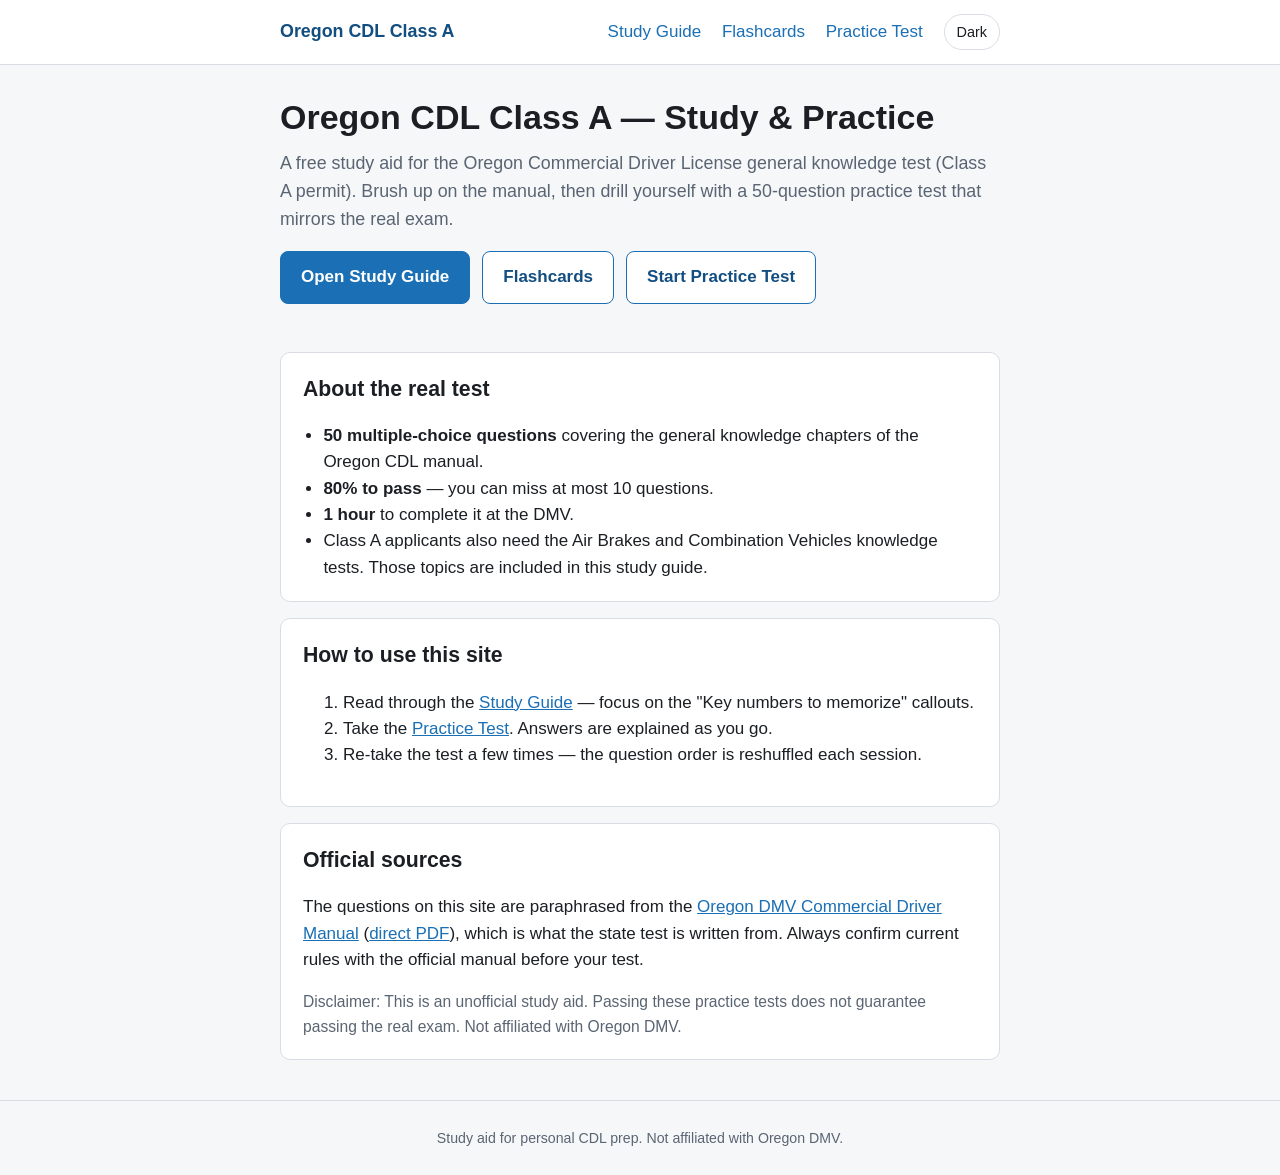
<file: index.html>
<!doctype html>
<html lang="en">
<head>
<meta charset="utf-8" />
<meta name="viewport" content="width=device-width, initial-scale=1" />
<title>Oregon CDL Class A — Study &amp; Practice</title>
<script>
  // Apply saved theme before first paint so there's no flash.
  (function () {
    try {
      var t = localStorage.getItem("cdl-theme");
      if (t === "light" || t === "dark") document.documentElement.setAttribute("data-theme", t);
    } catch (e) {}
  })();
</script>
<link rel="stylesheet" href="css/styles.css" />
</head>
<body>
<header class="site-header">
  <div class="container">
    <a class="brand" href="index.html">Oregon CDL Class A</a>
    <nav class="site-nav">
      <a href="study.html">Study Guide</a>
      <a href="flashcards.html">Flashcards</a>
      <a href="practice.html">Practice Test</a>
      <button type="button" class="theme-toggle" aria-label="Switch theme">Theme</button>
    </nav>
  </div>
</header>

<main class="container">
  <section class="hero">
    <h1>Oregon CDL Class A — Study &amp; Practice</h1>
    <p class="lede">
      A free study aid for the Oregon Commercial Driver License general knowledge
      test (Class A permit). Brush up on the manual, then drill yourself with a
      50-question practice test that mirrors the real exam.
    </p>

    <div class="cta-row">
      <a class="btn btn-primary" href="study.html">Open Study Guide</a>
      <a class="btn btn-secondary" href="flashcards.html">Flashcards</a>
      <a class="btn btn-secondary" href="practice.html">Start Practice Test</a>
    </div>
  </section>

  <section class="card">
    <h2>About the real test</h2>
    <ul class="plain-list">
      <li><strong>50 multiple-choice questions</strong> covering the general knowledge chapters of the Oregon CDL manual.</li>
      <li><strong>80% to pass</strong> — you can miss at most 10 questions.</li>
      <li><strong>1 hour</strong> to complete it at the DMV.</li>
      <li>Class A applicants also need the Air Brakes and Combination Vehicles knowledge tests. Those topics are included in this study guide.</li>
    </ul>
  </section>

  <section class="card">
    <h2>How to use this site</h2>
    <ol>
      <li>Read through the <a href="study.html">Study Guide</a> — focus on the "Key numbers to memorize" callouts.</li>
      <li>Take the <a href="practice.html">Practice Test</a>. Answers are explained as you go.</li>
      <li>Re-take the test a few times — the question order is reshuffled each session.</li>
    </ol>
  </section>

  <section class="card">
    <h2>Official sources</h2>
    <p>
      The questions on this site are paraphrased from the
      <a href="https://www.oregon.gov/odot/dmv/pages/form/manuals.aspx" target="_blank" rel="noopener">Oregon DMV Commercial Driver Manual</a>
      (<a href="https://www.oregon.gov/odot/forms/dmv/36.pdf" target="_blank" rel="noopener">direct PDF</a>),
      which is what the state test is written from. Always confirm current rules
      with the official manual before your test.
    </p>
    <p class="disclaimer">
      Disclaimer: This is an unofficial study aid. Passing these practice tests
      does not guarantee passing the real exam. Not affiliated with Oregon DMV.
    </p>
  </section>
</main>

<footer class="site-footer">
  <div class="container">
    <small>Study aid for personal CDL prep. Not affiliated with Oregon DMV.</small>
  </div>
</footer>

<script src="js/theme.js" defer></script>
</body>
</html>
</file>
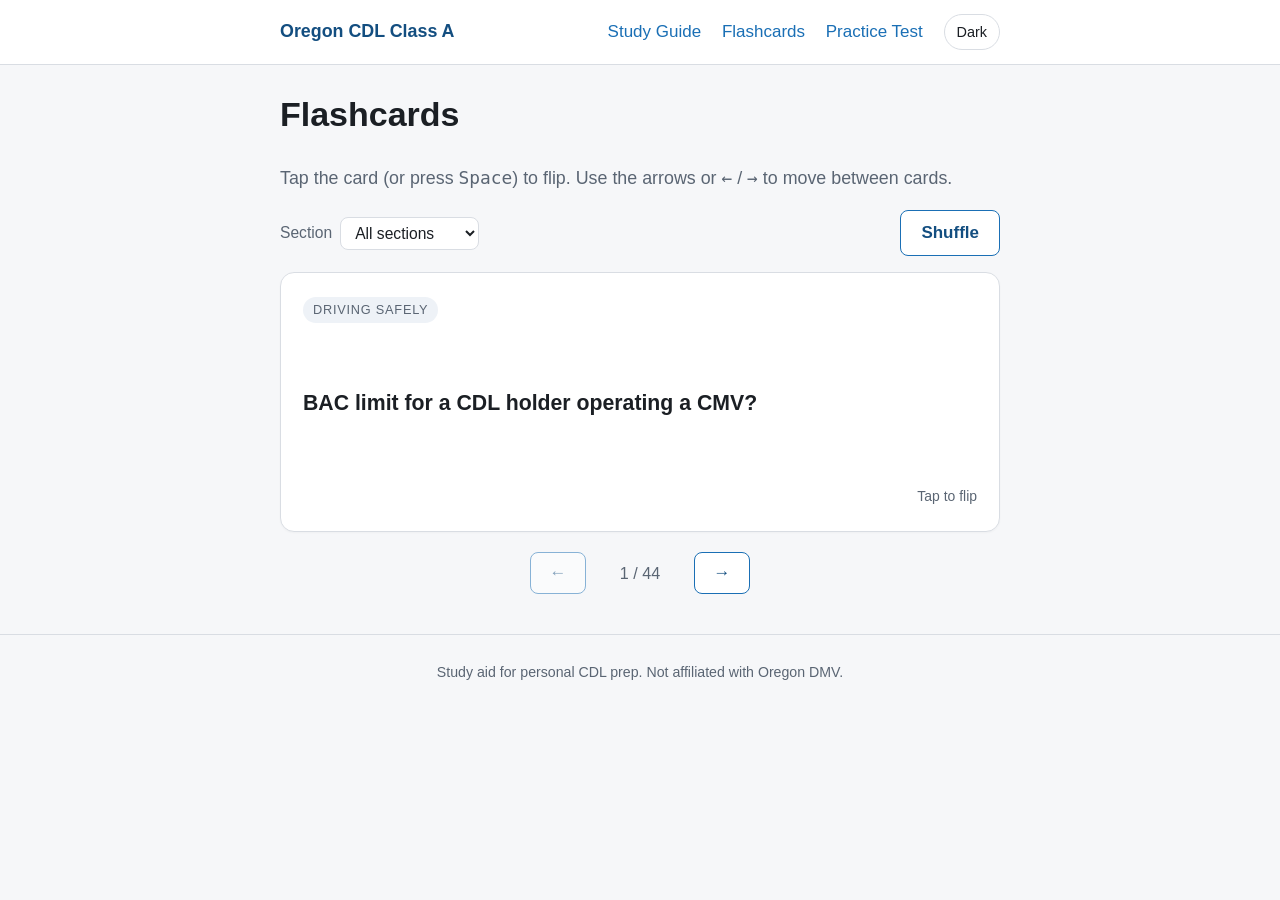
<file: flashcards.html>
<!doctype html>
<html lang="en">
<head>
<meta charset="utf-8" />
<meta name="viewport" content="width=device-width, initial-scale=1" />
<title>Flashcards — Oregon CDL Class A</title>
<script>
  (function () {
    try {
      var t = localStorage.getItem("cdl-theme");
      if (t === "light" || t === "dark") document.documentElement.setAttribute("data-theme", t);
    } catch (e) {}
  })();
</script>
<link rel="stylesheet" href="css/styles.css" />
</head>
<body>
<header class="site-header">
  <div class="container">
    <a class="brand" href="index.html">Oregon CDL Class A</a>
    <nav class="site-nav">
      <a href="study.html">Study Guide</a>
      <a href="flashcards.html">Flashcards</a>
      <a href="practice.html">Practice Test</a>
      <button type="button" class="theme-toggle" aria-label="Switch theme">Theme</button>
    </nav>
  </div>
</header>

<main class="container">
  <h1>Flashcards</h1>
  <p class="lede">
    Tap the card (or press <kbd>Space</kbd>) to flip. Use the arrows
    or <kbd>←</kbd> / <kbd>→</kbd> to move between cards.
  </p>

  <div class="flashcard-toolbar">
    <label class="filter-label">
      Section
      <select id="section-filter">
        <option value="">All sections</option>
      </select>
    </label>
    <button id="shuffle-btn" type="button" class="btn btn-secondary">Shuffle</button>
  </div>

  <div class="card-stage">
    <button id="flashcard" type="button" class="flashcard" aria-pressed="false">
      <div class="flashcard-inner">
        <div class="flashcard-face flashcard-front">
          <span class="card-section-tag" id="card-section">Section</span>
          <p class="card-text" id="card-front">Loading…</p>
          <span class="card-hint">Tap to flip</span>
        </div>
        <div class="flashcard-face flashcard-back">
          <span class="card-section-tag" id="card-section-back">Section</span>
          <p class="card-text" id="card-back">Loading…</p>
          <span class="card-hint">Tap to flip back</span>
        </div>
      </div>
    </button>
  </div>

  <div class="card-controls">
    <button id="prev-btn" type="button" class="btn btn-secondary" aria-label="Previous card">←</button>
    <span id="card-counter" class="card-counter">0 / 0</span>
    <button id="next-btn" type="button" class="btn btn-secondary" aria-label="Next card">→</button>
  </div>
</main>

<footer class="site-footer">
  <div class="container">
    <small>Study aid for personal CDL prep. Not affiliated with Oregon DMV.</small>
  </div>
</footer>

<script src="js/theme.js" defer></script>
<script src="js/flashcard-data.js"></script>
<script src="js/flashcards.js"></script>
</body>
</html>
</file>
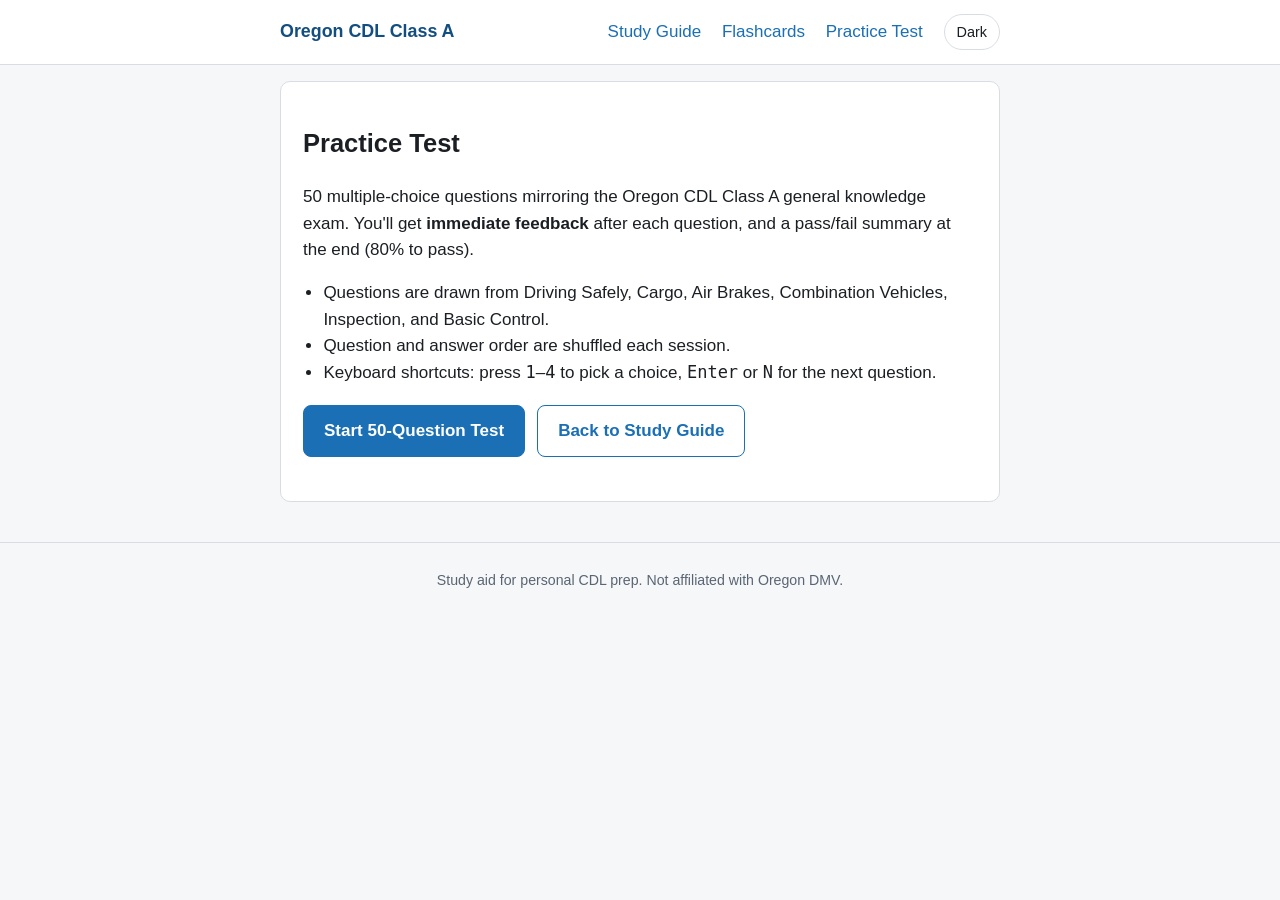
<file: practice.html>
<!doctype html>
<html lang="en">
<head>
<meta charset="utf-8" />
<meta name="viewport" content="width=device-width, initial-scale=1" />
<title>Practice Test — Oregon CDL Class A</title>
<script>
  (function () {
    try {
      var t = localStorage.getItem("cdl-theme");
      if (t === "light" || t === "dark") document.documentElement.setAttribute("data-theme", t);
    } catch (e) {}
  })();
</script>
<link rel="stylesheet" href="css/styles.css" />
</head>
<body>
<header class="site-header">
  <div class="container">
    <a class="brand" href="index.html">Oregon CDL Class A</a>
    <nav class="site-nav">
      <a href="study.html">Study Guide</a>
      <a href="flashcards.html">Flashcards</a>
      <a href="practice.html">Practice Test</a>
      <button type="button" class="theme-toggle" aria-label="Switch theme">Theme</button>
    </nav>
  </div>
</header>

<main class="container">
  <!-- Intro screen, shown before the test starts -->
  <section id="intro-screen" class="card">
    <h1>Practice Test</h1>
    <p>
      50 multiple-choice questions mirroring the Oregon CDL Class A general
      knowledge exam. You'll get <strong>immediate feedback</strong> after each
      question, and a pass/fail summary at the end (80% to pass).
    </p>
    <ul class="plain-list">
      <li>Questions are drawn from Driving Safely, Cargo, Air Brakes, Combination Vehicles, Inspection, and Basic Control.</li>
      <li>Question and answer order are shuffled each session.</li>
      <li>Keyboard shortcuts: press <kbd>1</kbd>–<kbd>4</kbd> to pick a choice, <kbd>Enter</kbd> or <kbd>N</kbd> for the next question.</li>
    </ul>
    <div class="cta-row">
      <button id="start-btn" class="btn btn-primary" type="button">Start 50-Question Test</button>
      <a class="btn btn-secondary" href="study.html">Back to Study Guide</a>
    </div>
  </section>

  <!-- In-test screen -->
  <section id="test-screen" class="hidden">
    <div class="test-header">
      <div class="progress-wrap">
        <div class="progress-label">
          <span id="progress-text">Question 1 of 50</span>
          <span id="score-text">0 / 0 correct</span>
        </div>
        <div class="progress-bar" aria-hidden="true">
          <div id="progress-fill" class="progress-fill"></div>
        </div>
      </div>
    </div>

    <article class="question-card" aria-live="polite">
      <span id="question-section" class="section-tag">Section</span>
      <h2 id="question-text" class="question-text">Loading…</h2>

      <ul id="choice-list" class="choice-list" role="list">
        <!-- Choice buttons rendered by practice.js -->
      </ul>

      <div id="feedback" class="feedback hidden"></div>

      <div class="test-actions">
        <button id="next-btn" class="btn btn-primary" type="button" disabled>Next</button>
      </div>
    </article>
  </section>

  <!-- Summary screen, shown at end -->
  <section id="summary-screen" class="hidden">
    <div class="card" style="text-align:center;">
      <h1>Results</h1>
      <p id="summary-score" class="summary-score">0 / 0</p>
      <p id="summary-percent" class="summary-sub">0% correct</p>
      <div id="summary-verdict" class="verdict">—</div>
      <p class="summary-sub" style="margin-top:18px;">
        Passing score on the real test is 80% (40 of 50).
      </p>
      <div class="cta-row" style="justify-content:center;">
        <button id="retake-btn" class="btn btn-primary" type="button">Retake Test</button>
        <a class="btn btn-secondary" href="study.html">Back to Study Guide</a>
      </div>
    </div>

    <div id="breakdown-wrap" class="card hidden">
      <h2>Score by Section</h2>
      <p class="summary-sub" style="margin-top:-6px;">Weakest sections first — start your review there.</p>
      <div id="breakdown-list"></div>
    </div>

    <div id="missed-wrap" class="card hidden">
      <h2>Review: Missed Questions</h2>
      <div id="missed-list"></div>
    </div>
  </section>
</main>

<footer class="site-footer">
  <div class="container">
    <small>Study aid for personal CDL prep. Not affiliated with Oregon DMV.</small>
  </div>
</footer>

<script src="js/theme.js" defer></script>
<script src="js/questions.js"></script>
<script src="js/practice.js"></script>
</body>
</html>
</file>
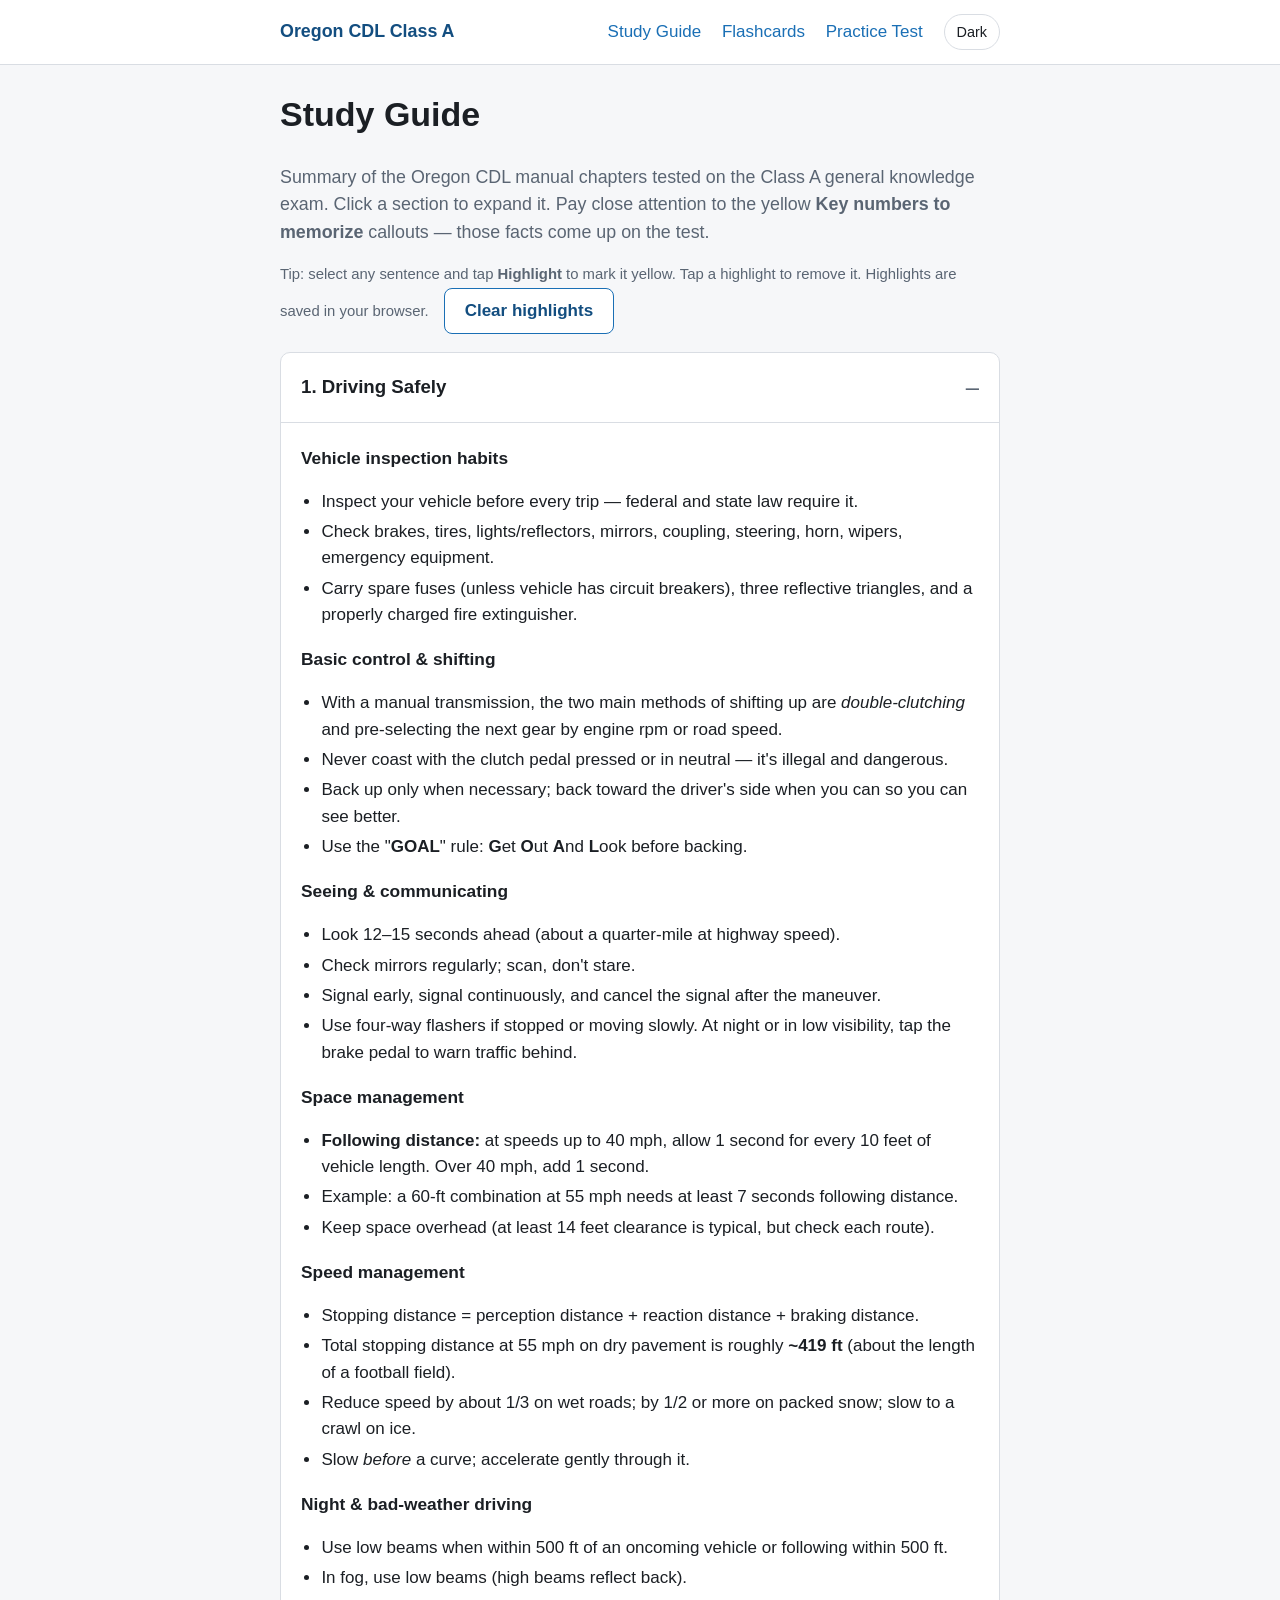
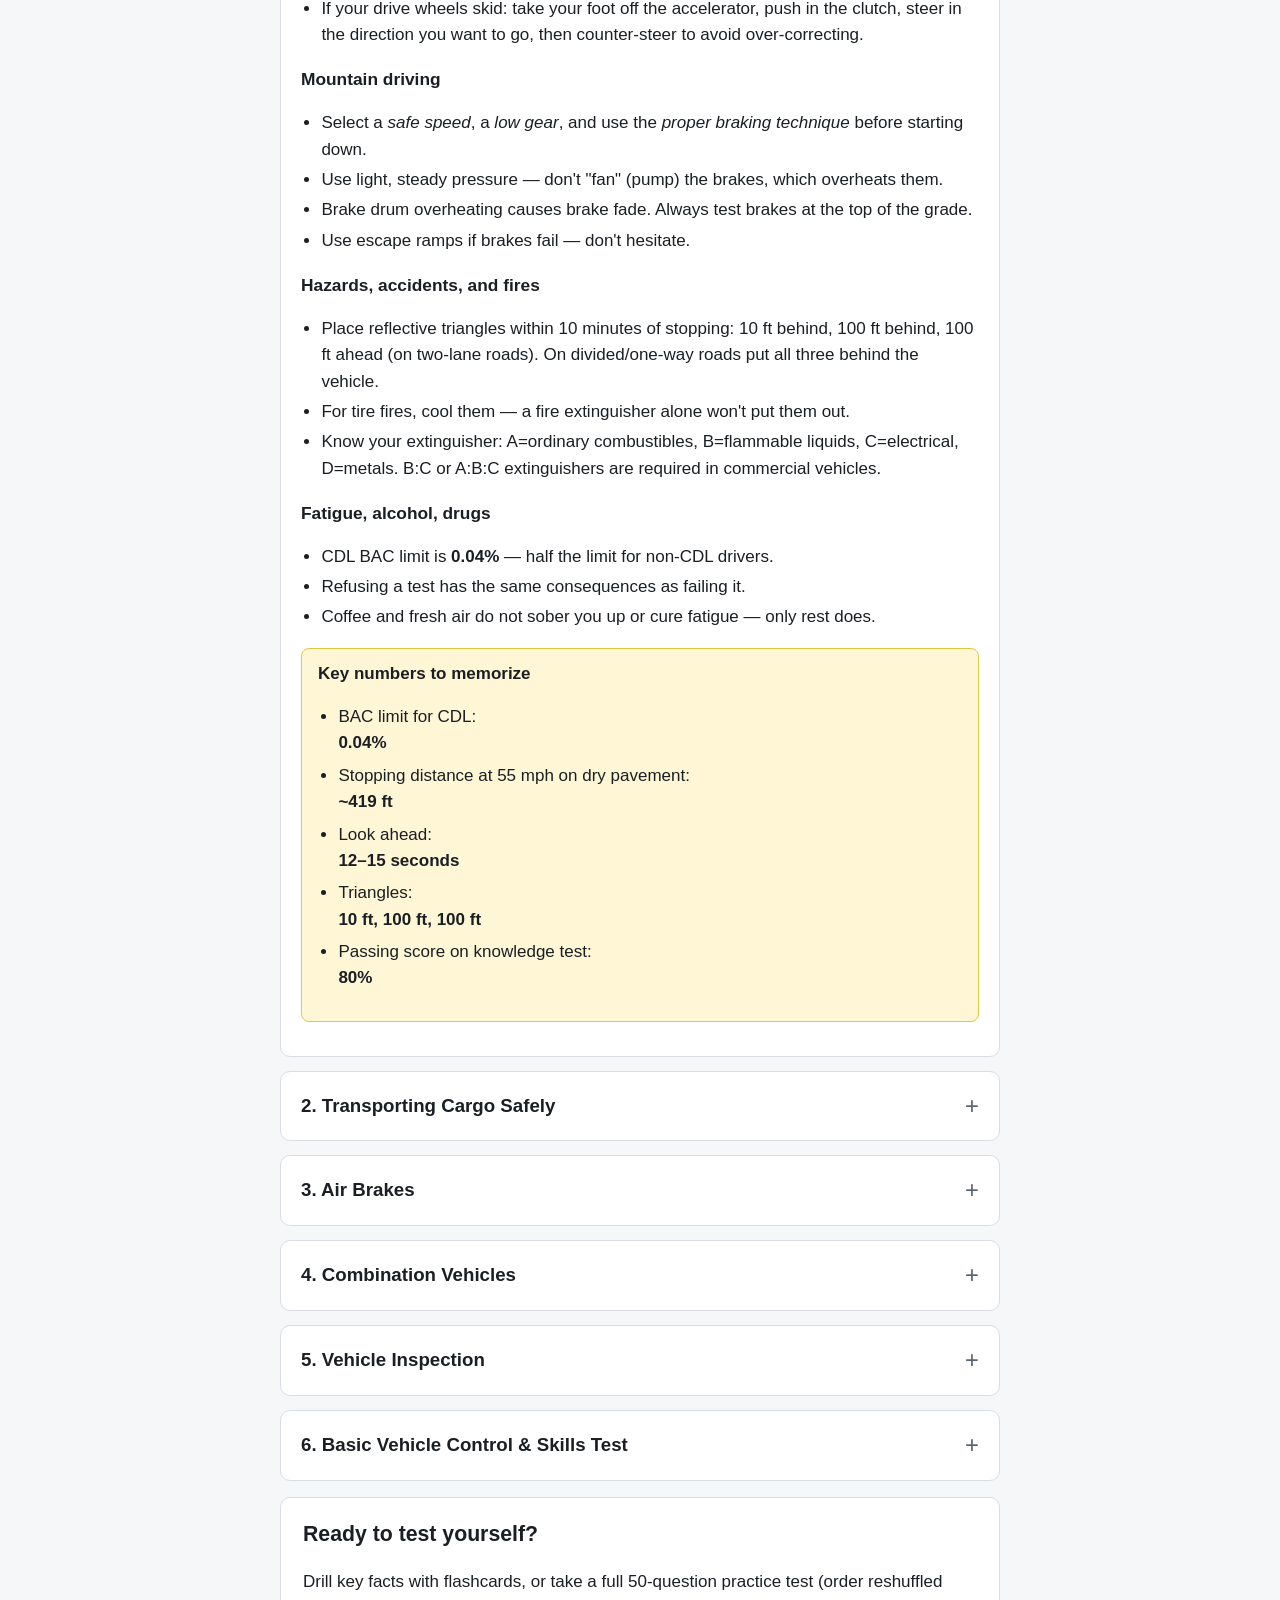
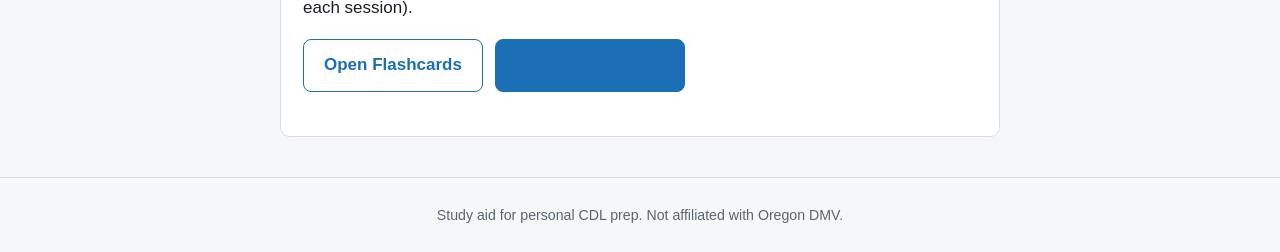
<file: study.html>
<!doctype html>
<html lang="en">
<head>
<meta charset="utf-8" />
<meta name="viewport" content="width=device-width, initial-scale=1" />
<title>Study Guide — Oregon CDL Class A</title>
<script>
  (function () {
    try {
      var t = localStorage.getItem("cdl-theme");
      if (t === "light" || t === "dark") document.documentElement.setAttribute("data-theme", t);
    } catch (e) {}
  })();
</script>
<link rel="stylesheet" href="css/styles.css" />
</head>
<body>
<header class="site-header">
  <div class="container">
    <a class="brand" href="index.html">Oregon CDL Class A</a>
    <nav class="site-nav">
      <a href="study.html">Study Guide</a>
      <a href="flashcards.html">Flashcards</a>
      <a href="practice.html">Practice Test</a>
      <button type="button" class="theme-toggle" aria-label="Switch theme">Theme</button>
    </nav>
  </div>
</header>

<main class="container">
  <h1>Study Guide</h1>
  <p class="lede">
    Summary of the Oregon CDL manual chapters tested on the Class A general
    knowledge exam. Click a section to expand it. Pay close attention to the
    yellow <strong>Key numbers to memorize</strong> callouts — those facts come up on the test.
  </p>
  <p class="lede" style="margin-top:-4px;">
    <small>Tip: select any sentence and tap <strong>Highlight</strong> to mark it yellow. Tap a highlight to remove it. Highlights are saved in your browser.</small>
    <button id="clear-highlights" type="button" class="btn btn-secondary" style="margin-left:10px;">Clear highlights</button>
  </p>

  <details class="study-section" id="sec-driving-safely" open>
    <summary>1. Driving Safely</summary>
    <div class="study-body">
      <h3>Vehicle inspection habits</h3>
      <ul>
        <li>Inspect your vehicle before every trip — federal and state law require it.</li>
        <li>Check brakes, tires, lights/reflectors, mirrors, coupling, steering, horn, wipers, emergency equipment.</li>
        <li>Carry spare fuses (unless vehicle has circuit breakers), three reflective triangles, and a properly charged fire extinguisher.</li>
      </ul>

      <h3>Basic control &amp; shifting</h3>
      <ul>
        <li>With a manual transmission, the two main methods of shifting up are <em>double-clutching</em> and pre-selecting the next gear by engine rpm or road speed.</li>
        <li>Never coast with the clutch pedal pressed or in neutral — it's illegal and dangerous.</li>
        <li>Back up only when necessary; back toward the driver's side when you can so you can see better.</li>
        <li>Use the "<strong>GOAL</strong>" rule: <strong>G</strong>et <strong>O</strong>ut <strong>A</strong>nd <strong>L</strong>ook before backing.</li>
      </ul>

      <h3>Seeing &amp; communicating</h3>
      <ul>
        <li>Look 12–15 seconds ahead (about a quarter-mile at highway speed).</li>
        <li>Check mirrors regularly; scan, don't stare.</li>
        <li>Signal early, signal continuously, and cancel the signal after the maneuver.</li>
        <li>Use four-way flashers if stopped or moving slowly. At night or in low visibility, tap the brake pedal to warn traffic behind.</li>
      </ul>

      <h3>Space management</h3>
      <ul>
        <li><strong>Following distance:</strong> at speeds up to 40 mph, allow 1 second for every 10 feet of vehicle length. Over 40 mph, add 1 second.</li>
        <li>Example: a 60-ft combination at 55 mph needs at least 7 seconds following distance.</li>
        <li>Keep space overhead (at least 14 feet clearance is typical, but check each route).</li>
      </ul>

      <h3>Speed management</h3>
      <ul>
        <li>Stopping distance = perception distance + reaction distance + braking distance.</li>
        <li>Total stopping distance at 55 mph on dry pavement is roughly <strong>~419 ft</strong> (about the length of a football field).</li>
        <li>Reduce speed by about 1/3 on wet roads; by 1/2 or more on packed snow; slow to a crawl on ice.</li>
        <li>Slow <em>before</em> a curve; accelerate gently through it.</li>
      </ul>

      <h3>Night &amp; bad-weather driving</h3>
      <ul>
        <li>Use low beams when within 500 ft of an oncoming vehicle or following within 500 ft.</li>
        <li>In fog, use low beams (high beams reflect back).</li>
        <li>If your drive wheels skid: take your foot off the accelerator, push in the clutch, steer in the direction you want to go, then counter-steer to avoid over-correcting.</li>
      </ul>

      <h3>Mountain driving</h3>
      <ul>
        <li>Select a <em>safe speed</em>, a <em>low gear</em>, and use the <em>proper braking technique</em> before starting down.</li>
        <li>Use light, steady pressure — don't "fan" (pump) the brakes, which overheats them.</li>
        <li>Brake drum overheating causes brake fade. Always test brakes at the top of the grade.</li>
        <li>Use escape ramps if brakes fail — don't hesitate.</li>
      </ul>

      <h3>Hazards, accidents, and fires</h3>
      <ul>
        <li>Place reflective triangles within 10 minutes of stopping: 10 ft behind, 100 ft behind, 100 ft ahead (on two-lane roads). On divided/one-way roads put all three behind the vehicle.</li>
        <li>For tire fires, cool them — a fire extinguisher alone won't put them out.</li>
        <li>Know your extinguisher: A=ordinary combustibles, B=flammable liquids, C=electrical, D=metals. B:C or A:B:C extinguishers are required in commercial vehicles.</li>
      </ul>

      <h3>Fatigue, alcohol, drugs</h3>
      <ul>
        <li>CDL BAC limit is <strong>0.04%</strong> — half the limit for non-CDL drivers.</li>
        <li>Refusing a test has the same consequences as failing it.</li>
        <li>Coffee and fresh air do not sober you up or cure fatigue — only rest does.</li>
      </ul>

      <div class="callout">
        <strong>Key numbers to memorize</strong>
        <ul>
          <li>BAC limit for CDL: <strong>0.04%</strong></li>
          <li>Stopping distance at 55 mph on dry pavement: <strong>~419 ft</strong></li>
          <li>Look ahead: <strong>12–15 seconds</strong></li>
          <li>Triangles: <strong>10 ft, 100 ft, 100 ft</strong></li>
          <li>Passing score on knowledge test: <strong>80%</strong></li>
        </ul>
      </div>
    </div>
  </details>

  <details class="study-section" id="sec-cargo">
    <summary>2. Transporting Cargo Safely</summary>
    <div class="study-body">
      <h3>Driver responsibilities</h3>
      <ul>
        <li>The driver is responsible for inspecting the cargo, recognizing overloads and poorly balanced weight, making sure it is properly secured, and checking it periodically.</li>
        <li>Inspect cargo within the first <strong>50 miles</strong>, then every <strong>150 miles or 3 hours</strong> (whichever comes first), and any time you change duty status.</li>
      </ul>

      <h3>Weight &amp; balance</h3>
      <ul>
        <li><strong>GVWR</strong> = Gross Vehicle Weight Rating (max total weight of the vehicle).</li>
        <li><strong>GAWR</strong> = Gross Axle Weight Rating (max weight per axle).</li>
        <li><strong>GCWR</strong> = Gross Combination Weight Rating (truck + trailer + load).</li>
        <li>Put heavy cargo low and centered to keep the center of gravity low — reduces rollover risk.</li>
        <li>Poor weight distribution causes steering problems, unstable handling, and shortens brake life.</li>
      </ul>

      <h3>Securing cargo</h3>
      <ul>
        <li>Use tiedowns rated for the cargo weight. Minimum of <strong>1 tiedown for every 10 ft of cargo</strong>, at least 2 total.</li>
        <li>Header boards ("headache racks") protect the driver from shifting cargo.</li>
        <li>Blocking and bracing prevent cargo from sliding.</li>
      </ul>

      <h3>Special cargo</h3>
      <ul>
        <li><strong>Sealed loads:</strong> you can't inspect them, but you are still responsible for not overloading.</li>
        <li><strong>Oversize loads:</strong> may need permits, escorts, and special route / time restrictions.</li>
        <li><strong>Hazardous materials:</strong> requires hazmat endorsement and proper placarding.</li>
        <li><strong>Livestock:</strong> shifts weight; take curves and turns slowly — use a false bulkhead for partial loads.</li>
        <li><strong>Liquid tankers:</strong> liquid surge affects handling; bulkheads/baffles help but smooth bore tanks are extra sensitive.</li>
      </ul>

      <div class="callout">
        <strong>Key numbers to memorize</strong>
        <ul>
          <li>Cargo re-inspection: <strong>within 50 miles</strong>, then every <strong>150 mi / 3 hrs</strong>.</li>
          <li>Tiedowns: minimum <strong>1 per 10 ft</strong> of cargo, at least <strong>2 total</strong>.</li>
        </ul>
      </div>
    </div>
  </details>

  <details class="study-section" id="sec-air-brakes">
    <summary>3. Air Brakes</summary>
    <div class="study-body">
      <h3>Parts of the system</h3>
      <ul>
        <li><strong>Compressor</strong> pumps air into the storage tanks.</li>
        <li><strong>Governor</strong> controls when the compressor pumps air (cut-in around 100 psi, cut-out around 125 psi).</li>
        <li><strong>Air storage tanks</strong> hold compressed air. Drain daily — water and oil collect there.</li>
        <li><strong>Foot valve</strong> (brake pedal) releases air from the tanks to apply the brakes.</li>
        <li><strong>Brake chambers, slack adjusters, S-cam brakes</strong> convert air pressure into mechanical braking force.</li>
        <li><strong>Supply pressure gauge</strong>, <strong>application pressure gauge</strong>, and the <strong>low air warning</strong> (activates before pressure drops below <strong>60 psi</strong>).</li>
      </ul>

      <h3>Dual air brake systems</h3>
      <ul>
        <li>Most heavy trucks have two separate air systems (one for each axle group). If one fails, the other still works.</li>
        <li>Before driving, let both systems build up to at least <strong>100 psi</strong>.</li>
      </ul>

      <h3>Spring / parking brakes</h3>
      <ul>
        <li>Spring brakes come on automatically when air pressure drops into the <strong>20–45 psi</strong> range.</li>
        <li>Never use the parking brake when the brakes are very hot (can damage them) or frozen wet.</li>
      </ul>

      <h3>Air brake inspection (the static / "leak" checks)</h3>
      <ul>
        <li>Chock wheels if needed; release parking brakes.</li>
        <li><strong>Air leak test (static):</strong> with governor cut-out, engine off, release service brake, wait 1 min — pressure drop must be no more than <strong>2 psi in 1 minute</strong> (single vehicle) or <strong>3 psi in 1 minute</strong> (combination).</li>
        <li><strong>Air leak test (applied):</strong> apply full brake pedal for 1 minute — drop must be no more than <strong>3 psi</strong> (single) or <strong>4 psi</strong> (combination).</li>
        <li><strong>Low-air warning:</strong> fan the brake; warning must come on at or before <strong>60 psi</strong>.</li>
        <li><strong>Spring brake activation:</strong> continue fanning; parking/spring brakes must come on at <strong>20–45 psi</strong>.</li>
        <li><strong>Buildup time:</strong> pressure must build from 85 to 100 psi in <strong>45 seconds or less</strong> in dual systems.</li>
      </ul>

      <h3>Using air brakes</h3>
      <ul>
        <li><strong>Normal stop:</strong> press the pedal smoothly; release as you come to a stop.</li>
        <li><strong>Controlled (threshold) braking:</strong> brake just hard enough to keep wheels from locking; maintain steering.</li>
        <li><strong>Stab braking (non-ABS):</strong> fully apply brakes until wheels lock, release briefly, re-apply — only for emergencies.</li>
        <li>Air brakes have <strong>brake lag</strong> — an added ~½ second delay before they actually apply. Build that into your following distance.</li>
      </ul>

      <div class="callout">
        <strong>Key numbers to memorize</strong>
        <ul>
          <li>Low-air warning activates at/before <strong>60 psi</strong>.</li>
          <li>Spring brakes auto-apply at <strong>20–45 psi</strong>.</li>
          <li>Governor cut-out: about <strong>125 psi</strong>; cut-in: about <strong>100 psi</strong>.</li>
          <li>Static leak: ≤ <strong>2 psi/min</strong> (single), ≤ <strong>3 psi/min</strong> (combo).</li>
          <li>Applied leak: ≤ <strong>3 psi/min</strong> (single), ≤ <strong>4 psi/min</strong> (combo).</li>
          <li>Buildup 85→100 psi in ≤ <strong>45 seconds</strong>.</li>
        </ul>
      </div>
    </div>
  </details>

  <details class="study-section" id="sec-combination">
    <summary>4. Combination Vehicles</summary>
    <div class="study-body">
      <h3>Handling a combination safely</h3>
      <ul>
        <li>Combinations are heavier, longer, and have more blind spots than straight trucks.</li>
        <li><strong>Off-tracking:</strong> trailer wheels follow a tighter path than the tractor through turns — make wide right turns, don't cut the corner.</li>
        <li><strong>Rearward amplification</strong> ("crack-the-whip"): a sudden steer at the tractor is amplified at the trailer. Doubles and triples have the most. Steer gently.</li>
        <li>A high center of gravity makes combinations prone to roll over. Take curves below the posted speed, especially when loaded high.</li>
      </ul>

      <h3>Antilock brakes (ABS)</h3>
      <ul>
        <li>ABS keeps wheels from locking during hard braking so you can keep steering.</li>
        <li>ABS does <em>not</em> shorten your stopping distance — brake normally, let the ABS do its job.</li>
        <li>A yellow malfunction lamp on the dash (or trailer, post-2001) means ABS is not working — brakes still work, but without the anti-lock benefit.</li>
      </ul>

      <h3>Coupling a tractor to a trailer</h3>
      <ol>
        <li>Inspect fifth wheel: no damaged/missing parts, plate greased, jaws open, safety latch/lock released.</li>
        <li>Inspect trailer: kingpin and apron undamaged; trailer at correct height (just low enough that tractor raises it slightly when backing under).</li>
        <li>Line up tractor; back slowly straight under the trailer until the kingpin engages.</li>
        <li>Pull forward gently against the kingpin with the trailer brakes locked to test the connection.</li>
        <li>Visually check the fifth-wheel lock from underneath — jaws must be closed around the shank of the kingpin.</li>
        <li>Connect the electrical cord and air lines (red = emergency, blue = service). Check for leaks.</li>
        <li>Raise the landing gear fully; secure the crank handle.</li>
      </ol>

      <h3>Uncoupling</h3>
      <ol>
        <li>Position the rig straight.</li>
        <li>Ease pressure on the fifth-wheel locking jaws (back slightly against trailer brakes with tractor parking brake, then set the trailer brakes, then release tractor parking brake… sequence from the manual).</li>
        <li>Lower the landing gear just until it touches the ground; add turns only if trailer is loaded heavily.</li>
        <li>Disconnect air lines and electrical; secure them.</li>
        <li>Release the fifth-wheel latch; pull tractor partially clear; secure the tractor; finish lowering landing gear; pull the tractor clear.</li>
      </ol>

      <div class="callout">
        <strong>Key numbers to memorize</strong>
        <ul>
          <li>Air lines: <strong>red = emergency, blue = service.</strong></li>
          <li>Rearward amplification increases with each added trailer.</li>
          <li>ABS does NOT reduce stopping distance.</li>
        </ul>
      </div>
    </div>
  </details>

  <details class="study-section" id="sec-inspection">
    <summary>5. Vehicle Inspection</summary>
    <div class="study-body">
      <h3>Why inspect?</h3>
      <ul>
        <li>Safety is the primary reason — defects cause crashes and breakdowns.</li>
        <li>Federal and state law require pre-trip, en-route, and post-trip inspections.</li>
        <li>DOT inspectors can put your truck out of service for serious defects.</li>
      </ul>

      <h3>Types of inspection</h3>
      <ul>
        <li><strong>Pre-trip:</strong> before every trip, systematic walk-around.</li>
        <li><strong>En-route:</strong> check gauges regularly; check tires, brakes, cargo, lights each stop.</li>
        <li><strong>Post-trip:</strong> complete a Driver Vehicle Inspection Report (DVIR) listing any defects.</li>
      </ul>

      <h3>The 7-step inspection method</h3>
      <ol>
        <li><strong>Vehicle overview</strong> — review last DVIR, look for leaks/damage under the truck.</li>
        <li><strong>Check engine compartment</strong> — fluid levels (oil, coolant, power steering, windshield washer), belts, hoses, wires.</li>
        <li><strong>Start the engine and inspect inside the cab</strong> — gauges (oil pressure, air pressure, ammeter/voltmeter, coolant temp), mirrors, windshield, steering play, horn, wipers/washers, heater/defroster, emergency equipment (3 triangles, fuses, extinguisher).</li>
        <li><strong>Turn off engine and check lights</strong> — headlights (high/low), parking, clearance, taillights, brake lights, turn signals, 4-way flashers.</li>
        <li><strong>Do the walk-around</strong> — tires (tread depth: <strong>4/32 inch</strong> on steering axle, <strong>2/32 inch</strong> on other axles), wheels/rims, suspension, brakes (drums, hoses, slack adjusters), coupling (fifth wheel, kingpin, air/electrical), lights, reflectors.</li>
        <li><strong>Check signal lights</strong> — have someone help or use walk-around check.</li>
        <li><strong>Start engine &amp; brake system check</strong> — test service brake (pedal firm, no pull), parking brake, hydraulic or air brake buildup/leak tests.</li>
      </ol>

      <h3>Out-of-service triggers (examples)</h3>
      <ul>
        <li>Steering axle tire below <strong>4/32"</strong> tread; other axle below <strong>2/32"</strong>.</li>
        <li>Flat tire, audible air leak, exposed cord or ply.</li>
        <li>Cracked wheels, loose or missing lug nuts.</li>
        <li>Any broken or loose part of the steering, suspension, or brake system.</li>
      </ul>

      <div class="callout">
        <strong>Key numbers to memorize</strong>
        <ul>
          <li>Tire tread: <strong>4/32"</strong> steer axle, <strong>2/32"</strong> other axles.</li>
          <li>Emergency kit: <strong>3 reflective triangles</strong>, spare fuses, charged fire extinguisher.</li>
          <li>Required fire extinguisher: <strong>B:C</strong> (or A:B:C).</li>
        </ul>
      </div>
    </div>
  </details>

  <details class="study-section" id="sec-basic-control">
    <summary>6. Basic Vehicle Control &amp; Skills Test</summary>
    <div class="study-body">
      <h3>What the skills test covers</h3>
      <ul>
        <li><strong>Pre-trip inspection</strong> (demonstrated and explained out loud to the examiner).</li>
        <li><strong>Basic vehicle control</strong> — backing maneuvers on a range.</li>
        <li><strong>On-road driving test</strong> — turns, intersections, lane use, railway crossings, bridges, and stops.</li>
      </ul>

      <h3>Common basic-control maneuvers</h3>
      <ul>
        <li><strong>Straight-line backing</strong> — back in a straight line between two rows of cones without crossing them.</li>
        <li><strong>Offset backing (left/right)</strong> — back from one lane into a parallel lane offset to the side.</li>
        <li><strong>Parallel park</strong> (driver side and/or conventional).</li>
        <li><strong>Alley dock</strong> — back at a 90-degree angle into a simulated loading dock.</li>
        <li>Each maneuver is scored on <strong>pull-ups</strong> (times you pull forward to correct), <strong>encroachments</strong> (crossing a boundary line), and <strong>final position</strong>.</li>
      </ul>

      <h3>Turning &amp; mirrors</h3>
      <ul>
        <li>Swing wide enough on right turns so the trailer wheels clear the curb. Don't swing into the oncoming lane before the turn — that invites someone to pass on your right.</li>
        <li>Check mirrors every 5–8 seconds. Adjust them before starting the trip.</li>
        <li>Use <strong>GOAL</strong> any time you're unsure about clearance or hazards behind you.</li>
      </ul>

      <h3>On-road test tips</h3>
      <ul>
        <li>Wear your seat belt, signal every lane change, come to complete stops.</li>
        <li>At uncontrolled railway crossings with a bus or hazmat load, stop 15–50 ft before the tracks.</li>
        <li>Narrate what you're doing when in doubt — examiners want to see that you're thinking about safety.</li>
      </ul>

      <div class="callout">
        <strong>Key numbers to memorize</strong>
        <ul>
          <li>Railroad crossing stop (hazmat/bus): <strong>15–50 feet</strong> before tracks.</li>
          <li>Mirror scan interval: about every <strong>5–8 seconds</strong>.</li>
          <li>GOAL = <strong>Get Out And Look</strong>.</li>
        </ul>
      </div>
    </div>
  </details>

  <div class="card">
    <h2>Ready to test yourself?</h2>
    <p>Drill key facts with flashcards, or take a full 50-question practice test (order reshuffled each session).</p>
    <div class="cta-row">
      <a class="btn btn-secondary" href="flashcards.html">Open Flashcards</a>
      <a class="btn btn-primary" href="practice.html">Start Practice Test</a>
    </div>
  </div>
</main>

<footer class="site-footer">
  <div class="container">
    <small>Study aid for personal CDL prep. Not affiliated with Oregon DMV.</small>
  </div>
</footer>

<script src="js/theme.js" defer></script>
<script src="js/highlighter.js" defer></script>
</body>
</html>
</file>
<file: css/styles.css>
:root {
  color-scheme: light dark;

  --bg: #f6f7f9;
  --surface: #ffffff;
  --border: #d9dde3;
  --text: #1b1f24;
  --muted: #5a6573;
  --accent: #1a6fb5;
  --accent-dark: #134e80;
  --correct: #1f8a4c;
  --correct-bg: #e4f5ec;
  --correct-text: #0f5b32;
  --correct-border: #b7e1c8;
  --wrong: #c0392b;
  --wrong-bg: #fbe6e3;
  --wrong-text: #7a1f16;
  --wrong-border: #eab8b3;
  --warn-bg: #fff6d6;
  --warn-border: #e2c644;

  --track: #e5e9ef;
  --hover: #f1f5fa;
  --secondary-hover: #eaf2fa;
  --key-bg: #eef2f7;
}

/* Dark palette — applied when the user manually picks dark. */
:root[data-theme="dark"] {
  color-scheme: dark;
  --bg: #0f1317;
  --surface: #171c22;
  --border: #2a323c;
  --text: #e7edf3;
  --muted: #9aa4af;
  --accent: #4ea3e0;
  --accent-dark: #85c1ec;
  --correct: #4cbd7a;
  --correct-bg: #16301f;
  --correct-text: #a8e6c0;
  --correct-border: #27533a;
  --wrong: #e17266;
  --wrong-bg: #331c18;
  --wrong-text: #f1b3ab;
  --wrong-border: #5c2e27;
  --warn-bg: #3e2f0d;
  --warn-border: #c9a72e;

  --track: #242c36;
  --hover: #1f2630;
  --secondary-hover: #1d2732;
  --key-bg: #242c36;
}
:root[data-theme="dark"] .btn-primary { color: #0b1116; }

:root[data-theme="light"] { color-scheme: light; }

/* Same dark palette applied automatically when the OS prefers dark
   AND the user has not manually chosen a theme. */
@media (prefers-color-scheme: dark) {
  :root:not([data-theme="light"]):not([data-theme="dark"]) {
    color-scheme: dark;
    --bg: #0f1317;
    --surface: #171c22;
    --border: #2a323c;
    --text: #e7edf3;
    --muted: #9aa4af;
    --accent: #4ea3e0;
    --accent-dark: #85c1ec;
    --correct: #4cbd7a;
    --correct-bg: #16301f;
    --correct-text: #a8e6c0;
    --correct-border: #27533a;
    --wrong: #e17266;
    --wrong-bg: #331c18;
    --wrong-text: #f1b3ab;
    --wrong-border: #5c2e27;
    --warn-bg: #2e2613;
    --warn-border: #6a5a24;

    --track: #242c36;
    --hover: #1f2630;
    --secondary-hover: #1d2732;
    --key-bg: #242c36;
  }
  :root:not([data-theme="light"]):not([data-theme="dark"]) .btn-primary { color: #0b1116; }
}

/* Theme toggle button in the header */
.theme-toggle {
  background: transparent;
  border: 1px solid var(--border);
  color: var(--text);
  padding: 6px 12px;
  border-radius: 999px;
  font: inherit;
  font-size: 0.85rem;
  cursor: pointer;
  margin-left: 16px;
}
.theme-toggle:hover { background: var(--hover); }
.theme-toggle:focus-visible {
  outline: 3px solid var(--accent);
  outline-offset: 2px;
}

/* Theme toggle button in the header */
.theme-toggle {
  background: transparent;
  border: 1px solid var(--border);
  color: var(--text);
  padding: 6px 12px;
  border-radius: 999px;
  font: inherit;
  font-size: 0.85rem;
  cursor: pointer;
  margin-left: 16px;
}
.theme-toggle:hover { background: var(--hover); }
.theme-toggle:focus-visible {
  outline: 3px solid var(--accent);
  outline-offset: 2px;
}

* { box-sizing: border-box; }

html, body {
  margin: 0;
  padding: 0;
  background: var(--bg);
  color: var(--text);
  font-family: -apple-system, BlinkMacSystemFont, "Segoe UI", Roboto, Oxygen, Ubuntu, Cantarell, "Helvetica Neue", Arial, sans-serif;
  font-size: 17px;
  line-height: 1.55;
}

.container {
  max-width: 760px;
  margin: 0 auto;
  padding: 0 20px;
}

/* Header */
.site-header {
  background: var(--surface);
  border-bottom: 1px solid var(--border);
  position: sticky;
  top: 0;
  z-index: 10;
}
.site-header .container {
  display: flex;
  align-items: center;
  justify-content: space-between;
  flex-wrap: wrap;
  gap: 8px;
  padding-top: 14px;
  padding-bottom: 14px;
}
.brand {
  font-weight: 700;
  color: var(--accent-dark);
  text-decoration: none;
  font-size: 1.05rem;
}
.site-nav a {
  color: var(--accent);
  text-decoration: none;
  margin-left: 16px;
  font-weight: 500;
}
.site-nav a:hover { text-decoration: underline; }

/* Hero */
.hero {
  padding: 32px 0 8px;
}
.hero h1 {
  margin: 0 0 12px;
  font-size: 2rem;
  line-height: 1.2;
}
.lede {
  color: var(--muted);
  font-size: 1.05rem;
  margin-top: 0;
}
.cta-row {
  display: flex;
  flex-wrap: wrap;
  gap: 12px;
  margin: 18px 0 24px;
}

/* Buttons */
.btn {
  display: inline-block;
  padding: 12px 20px;
  border-radius: 8px;
  border: 1px solid transparent;
  font-weight: 600;
  text-decoration: none;
  cursor: pointer;
  font-size: 1rem;
  background: var(--surface);
  color: var(--text);
}
.btn:focus-visible {
  outline: 3px solid var(--accent);
  outline-offset: 2px;
}
.btn-primary {
  background: var(--accent);
  color: #fff;
  border-color: var(--accent);
}
.btn-primary:hover { background: var(--accent-dark); }
.btn-secondary {
  background: var(--surface);
  color: var(--accent-dark);
  border-color: var(--accent);
}
.btn-secondary:hover { background: var(--secondary-hover); }
.btn[disabled] { opacity: 0.5; cursor: not-allowed; }

/* Cards */
.card {
  background: var(--surface);
  border: 1px solid var(--border);
  border-radius: 10px;
  padding: 20px 22px;
  margin: 16px 0;
}
.card h2 {
  margin-top: 0;
  font-size: 1.25rem;
}
.card a { color: var(--accent); }
.plain-list { margin: 0; padding-left: 1.2em; }
.disclaimer {
  color: var(--muted);
  font-size: 0.92rem;
  margin-bottom: 0;
}

/* Study guide */
.study-section {
  background: var(--surface);
  border: 1px solid var(--border);
  border-radius: 10px;
  margin: 14px 0;
  overflow: hidden;
}
.study-section > summary {
  cursor: pointer;
  padding: 16px 20px;
  font-weight: 600;
  font-size: 1.1rem;
  list-style: none;
  display: flex;
  align-items: center;
  justify-content: space-between;
}
.study-section > summary::-webkit-details-marker { display: none; }
.study-section > summary::after {
  content: "+";
  font-size: 1.4rem;
  color: var(--muted);
  font-weight: 400;
}
.study-section[open] > summary::after { content: "–"; }
.study-body {
  padding: 4px 20px 18px;
  border-top: 1px solid var(--border);
}
.study-body h3 {
  margin: 18px 0 6px;
  font-size: 1.02rem;
}
.study-body ul { padding-left: 1.2em; }
.study-body li { margin: 4px 0; }

.callout {
  background: var(--warn-bg);
  border: 1px solid var(--warn-border);
  border-radius: 8px;
  padding: 12px 16px;
  margin: 16px 0;
}
.callout strong { display: block; margin-bottom: 6px; }

/* Practice test */
.test-header {
  display: flex;
  align-items: center;
  justify-content: space-between;
  gap: 12px;
  margin: 20px 0 10px;
  flex-wrap: wrap;
}
.progress-wrap {
  flex: 1;
  min-width: 200px;
}
.progress-label {
  display: flex;
  justify-content: space-between;
  font-size: 0.9rem;
  color: var(--muted);
  margin-bottom: 4px;
}
.progress-bar {
  height: 8px;
  background: var(--track);
  border-radius: 4px;
  overflow: hidden;
}
.progress-fill {
  height: 100%;
  background: var(--accent);
  width: 0%;
  transition: width 0.2s ease;
}

.score-chip {
  background: var(--surface);
  border: 1px solid var(--border);
  padding: 6px 10px;
  border-radius: 999px;
  font-size: 0.9rem;
  color: var(--muted);
  white-space: nowrap;
}

.question-card {
  background: var(--surface);
  border: 1px solid var(--border);
  border-radius: 10px;
  padding: 22px;
  margin: 14px 0;
}
.section-tag {
  display: inline-block;
  font-size: 0.78rem;
  text-transform: uppercase;
  letter-spacing: 0.04em;
  color: var(--muted);
  margin-bottom: 6px;
}
.question-text {
  font-size: 1.1rem;
  font-weight: 600;
  margin: 4px 0 16px;
}

.choice-list {
  list-style: none;
  padding: 0;
  margin: 0 0 16px;
}
.choice {
  display: flex;
  align-items: flex-start;
  gap: 10px;
  width: 100%;
  text-align: left;
  background: var(--surface);
  border: 1px solid var(--border);
  border-radius: 8px;
  padding: 12px 14px;
  margin-bottom: 8px;
  font: inherit;
  color: inherit;
  cursor: pointer;
}
.choice:hover { background: var(--hover); }
.choice:focus-visible {
  outline: 3px solid var(--accent);
  outline-offset: 2px;
}
.choice .key {
  display: inline-flex;
  align-items: center;
  justify-content: center;
  min-width: 26px;
  height: 26px;
  padding: 0 6px;
  border-radius: 6px;
  background: var(--key-bg);
  color: var(--muted);
  font-weight: 700;
  font-size: 0.85rem;
}
.choice.is-correct {
  background: var(--correct-bg);
  border-color: var(--correct);
}
.choice.is-correct .key {
  background: var(--correct);
  color: #fff;
}
.choice.is-wrong {
  background: var(--wrong-bg);
  border-color: var(--wrong);
}
.choice.is-wrong .key {
  background: var(--wrong);
  color: #fff;
}
.choice[disabled] { cursor: default; }

.feedback {
  padding: 12px 14px;
  border-radius: 8px;
  margin-bottom: 12px;
  font-size: 0.98rem;
}
.feedback.correct { background: var(--correct-bg); color: var(--correct-text); border: 1px solid var(--correct-border); }
.feedback.wrong { background: var(--wrong-bg); color: var(--wrong-text); border: 1px solid var(--wrong-border); }
.feedback .label { font-weight: 700; margin-right: 6px; }

.hidden { display: none !important; }

.test-actions {
  display: flex;
  justify-content: flex-end;
  gap: 10px;
}

/* Summary */
.summary-score {
  font-size: 2.4rem;
  font-weight: 700;
  margin: 0;
}
.summary-sub {
  color: var(--muted);
  margin-top: 4px;
}
.verdict {
  display: inline-block;
  padding: 6px 14px;
  border-radius: 999px;
  font-weight: 700;
  margin-top: 10px;
}
.verdict.pass { background: var(--correct-bg); color: var(--correct-text); }
.verdict.fail { background: var(--wrong-bg); color: var(--wrong-text); }

.breakdown-row { margin: 14px 0; }
.breakdown-head {
  display: flex;
  justify-content: space-between;
  align-items: baseline;
  gap: 12px;
  margin-bottom: 5px;
}
.breakdown-name { font-weight: 600; }
.breakdown-score {
  color: var(--muted);
  font-size: 0.9rem;
  font-variant-numeric: tabular-nums;
  white-space: nowrap;
}
.breakdown-bar {
  height: 8px;
  background: var(--track);
  border-radius: 4px;
  overflow: hidden;
}
.breakdown-fill { height: 100%; border-radius: 4px; }
.breakdown-fill.ok { background: var(--correct); }
.breakdown-fill.weak { background: var(--wrong); }

.missed-item {
  border-top: 1px solid var(--border);
  padding: 12px 0;
}
.missed-item:first-child { border-top: none; }
.missed-q { font-weight: 600; margin: 0 0 4px; }
.missed-a { margin: 0; color: var(--muted); font-size: 0.94rem; }
.missed-a strong { color: var(--correct); }

/* Footer */
.site-footer {
  margin-top: 40px;
  padding: 24px 0;
  color: var(--muted);
  border-top: 1px solid var(--border);
  text-align: center;
}

/* Flashcards */
.flashcard-toolbar {
  display: flex;
  align-items: center;
  justify-content: space-between;
  gap: 12px;
  flex-wrap: wrap;
  margin: 18px 0 16px;
}
.filter-label {
  display: inline-flex;
  align-items: center;
  gap: 8px;
  color: var(--muted);
  font-size: 0.92rem;
}
.filter-label select {
  font: inherit;
  color: var(--text);
  background: var(--surface);
  border: 1px solid var(--border);
  border-radius: 8px;
  padding: 6px 10px;
}

.card-stage {
  perspective: 1200px;
  margin: 10px 0 20px;
}
.flashcard {
  display: block;
  width: 100%;
  min-height: 260px;
  background: transparent;
  border: none;
  padding: 0;
  cursor: pointer;
  font: inherit;
  color: inherit;
  text-align: left;
}
.flashcard:focus-visible {
  outline: 3px solid var(--accent);
  outline-offset: 4px;
  border-radius: 14px;
}
.flashcard-inner {
  position: relative;
  width: 100%;
  min-height: 260px;
  transition: transform 0.5s cubic-bezier(.25,.8,.25,1);
  transform-style: preserve-3d;
}
.flashcard[aria-pressed="true"] .flashcard-inner {
  transform: rotateY(180deg);
}
/* Set briefly while resetting to the front on card change, so the flip-back
   doesn't animate and reveal the incoming card's answer. */
.flashcard.no-anim .flashcard-inner {
  transition: none;
}
.flashcard-face {
  position: absolute;
  inset: 0;
  backface-visibility: hidden;
  -webkit-backface-visibility: hidden;
  background: var(--surface);
  border: 1px solid var(--border);
  border-radius: 14px;
  padding: 24px 22px;
  display: flex;
  flex-direction: column;
  justify-content: space-between;
  box-shadow: 0 1px 2px rgba(0,0,0,0.03);
}
.flashcard-back {
  transform: rotateY(180deg);
  background: var(--correct-bg);
  border-color: var(--correct-border);
}
.card-section-tag {
  display: inline-block;
  align-self: flex-start;
  font-size: 0.75rem;
  text-transform: uppercase;
  letter-spacing: 0.06em;
  color: var(--muted);
  background: var(--key-bg);
  padding: 3px 10px;
  border-radius: 999px;
}
.card-text {
  font-size: 1.25rem;
  line-height: 1.4;
  font-weight: 600;
  margin: 14px 0;
  flex: 1;
  display: flex;
  align-items: center;
}
.flashcard-back .card-text {
  color: var(--correct-text);
  font-weight: 500;
}
.card-hint {
  font-size: 0.82rem;
  color: var(--muted);
  text-align: right;
}

.card-controls {
  display: flex;
  align-items: center;
  justify-content: center;
  gap: 14px;
  margin: 12px 0 4px;
}
.card-controls .btn {
  min-width: 56px;
  padding: 10px 14px;
}
.card-counter {
  font-variant-numeric: tabular-nums;
  color: var(--muted);
  font-size: 0.95rem;
  min-width: 80px;
  text-align: center;
}

@media (max-width: 480px) {
  .hero h1 { font-size: 1.55rem; }
  .question-card { padding: 16px; }
  .btn { width: 100%; }
  .cta-row { flex-direction: column; }
  .card-controls .btn { width: auto; }
}

/* Highlighter — manual text highlights in the study guide */
.study-body .hl {
  background-color: #ffff00; /* pure yellow, matches Word's default highlight */
  color: #000;
  padding: 0;
  border-radius: 0;
  cursor: pointer;
}
.study-body .hl:hover { filter: brightness(0.95); }

.hl-popup {
  position: absolute;
  z-index: 50;
  background: var(--surface);
  border: 1px solid var(--border);
  border-radius: 8px;
  box-shadow: 0 6px 20px rgba(0,0,0,0.18);
  padding: 6px;
  display: none;
}
.hl-popup.is-visible { display: inline-flex; gap: 4px; }
.hl-popup button {
  font: inherit;
  font-size: 0.88rem;
  background: var(--accent);
  color: #fff;
  border: none;
  border-radius: 6px;
  padding: 6px 12px;
  cursor: pointer;
}
.hl-popup button:hover { background: var(--accent-dark); }
.hl-popup button.secondary {
  background: transparent;
  color: var(--text);
  border: 1px solid var(--border);
}
.hl-popup button.secondary:hover { background: var(--hover); }
</file>
